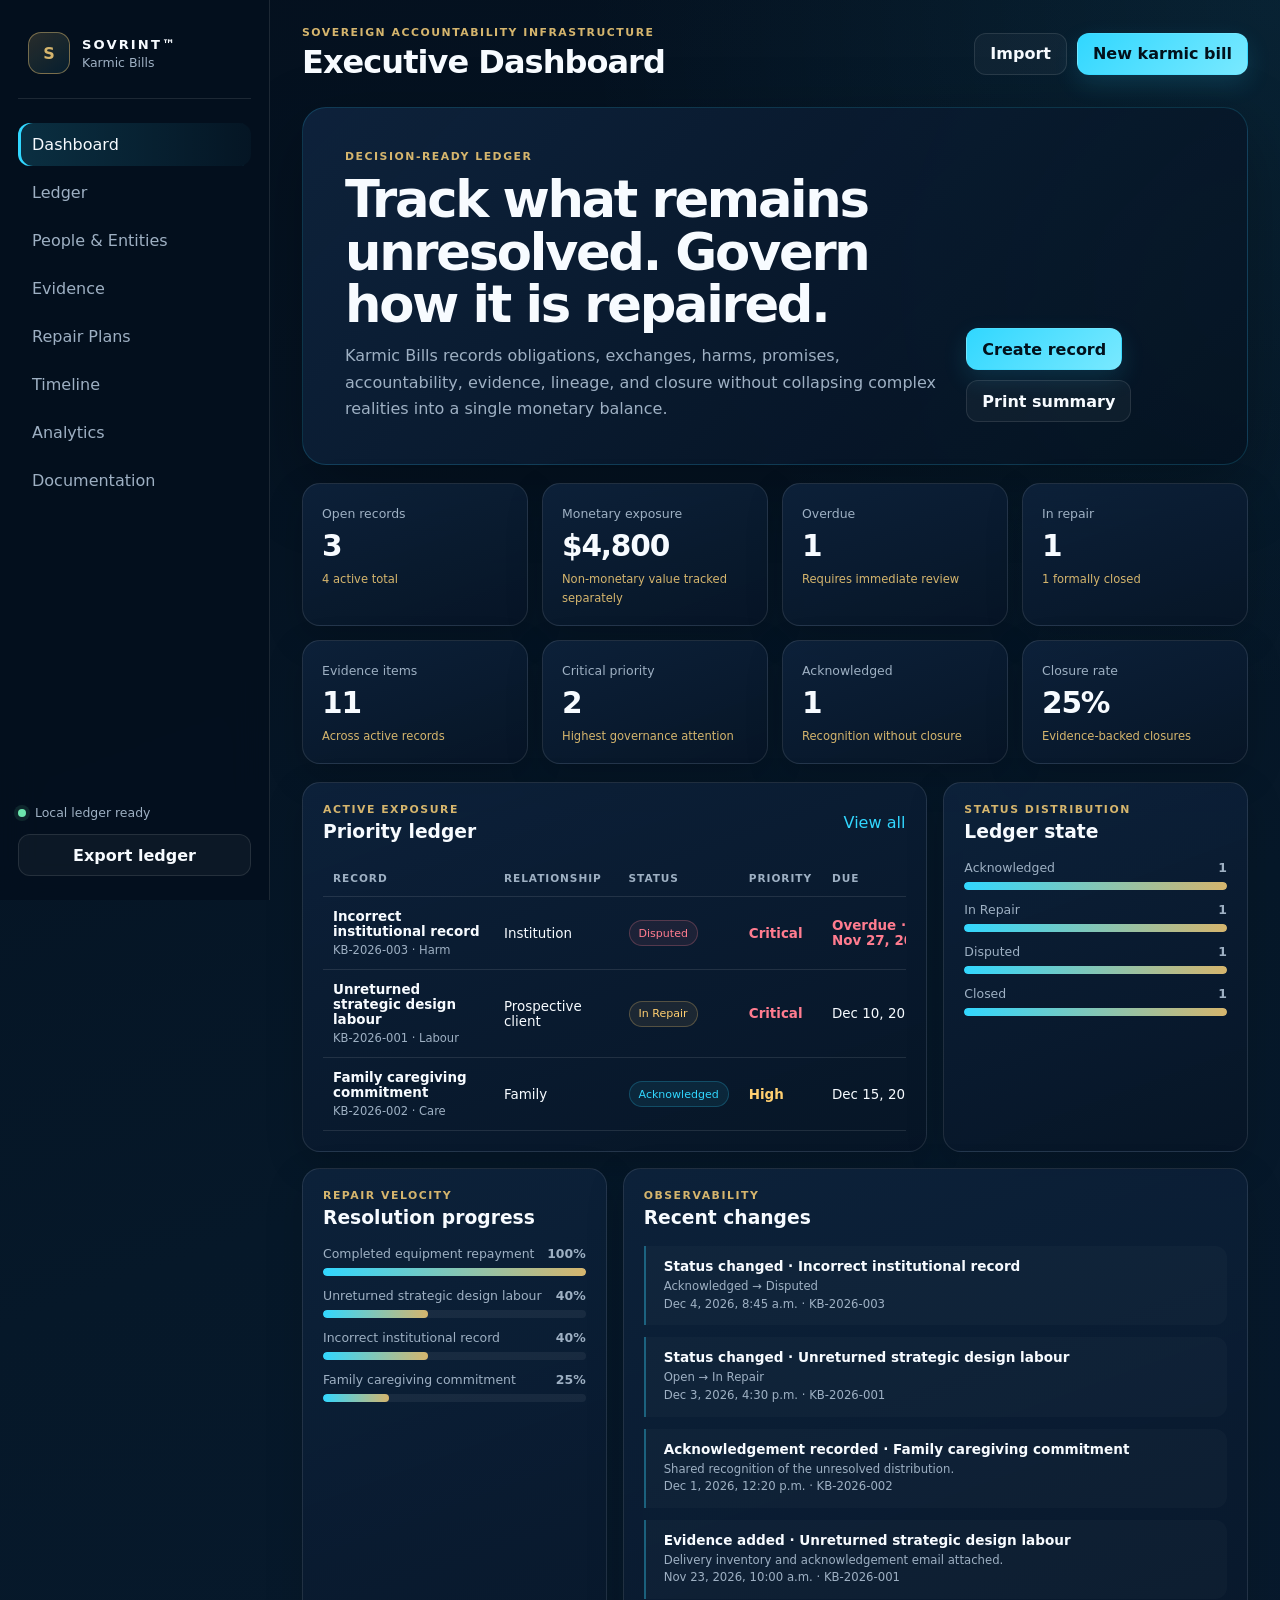
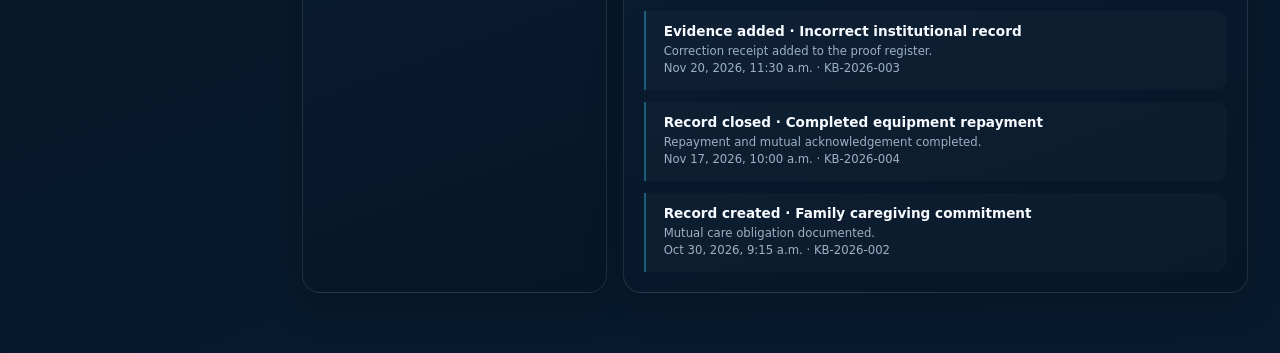
<file: apps/karmic-bills/index.html>
<!doctype html>
<html lang="en">
<head>
  <meta charset="utf-8" />
  <meta name="viewport" content="width=device-width, initial-scale=1" />
  <meta name="theme-color" content="#071526" />
  <meta name="description" content="SOVRINT Karmic Bills — an auditable ledger for obligations, repair, evidence, lineage, and closure." />
  <title>SOVRINT™ Karmic Bills</title>
  <link rel="stylesheet" href="./styles.css" />
</head>
<body>
  <div class="app-shell">
    <aside class="sidebar" id="sidebar">
      <div class="brand-block">
        <div class="brand-mark" aria-hidden="true">S</div>
        <div>
          <strong>SOVRINT™</strong>
          <span>Karmic Bills</span>
        </div>
      </div>

      <nav class="nav" aria-label="Karmic Bills sections">
        <button class="nav-link active" data-view="dashboard">Dashboard</button>
        <button class="nav-link" data-view="ledger">Ledger</button>
        <button class="nav-link" data-view="people">People & Entities</button>
        <button class="nav-link" data-view="evidence">Evidence</button>
        <button class="nav-link" data-view="repair">Repair Plans</button>
        <button class="nav-link" data-view="timeline">Timeline</button>
        <button class="nav-link" data-view="analytics">Analytics</button>
        <button class="nav-link" data-view="documentation">Documentation</button>
      </nav>

      <div class="sidebar-footer">
        <div class="freshness">
          <span class="status-dot"></span>
          <span id="freshnessText">Local ledger ready</span>
        </div>
        <button class="button secondary full" id="exportJsonButton">Export ledger</button>
      </div>
    </aside>

    <main class="main-content">
      <header class="topbar">
        <button class="icon-button mobile-only" id="menuButton" aria-label="Open navigation">☰</button>
        <div>
          <p class="eyebrow">Sovereign accountability infrastructure</p>
          <h1 id="viewTitle">Executive Dashboard</h1>
        </div>
        <div class="topbar-actions">
          <button class="button secondary" id="importButton">Import</button>
          <button class="button primary" id="newBillButton">New karmic bill</button>
          <input type="file" id="importFile" accept="application/json,.json" hidden />
        </div>
      </header>

      <section class="view active" id="dashboardView" data-view-panel="dashboard">
        <div class="hero-panel">
          <div>
            <p class="eyebrow">Decision-ready ledger</p>
            <h2>Track what remains unresolved. Govern how it is repaired.</h2>
            <p>Karmic Bills records obligations, exchanges, harms, promises, accountability, evidence, lineage, and closure without collapsing complex realities into a single monetary balance.</p>
          </div>
          <div class="hero-actions">
            <button class="button primary" id="heroNewBillButton">Create record</button>
            <button class="button secondary" id="printDashboardButton">Print summary</button>
          </div>
        </div>

        <div class="metric-grid" id="metricGrid"></div>

        <div class="dashboard-grid">
          <article class="panel span-2">
            <div class="panel-header">
              <div>
                <p class="eyebrow">Active exposure</p>
                <h3>Priority ledger</h3>
              </div>
              <button class="text-button" data-switch-view="ledger">View all</button>
            </div>
            <div class="table-wrap">
              <table>
                <thead><tr><th>Record</th><th>Relationship</th><th>Status</th><th>Priority</th><th>Due</th></tr></thead>
                <tbody id="priorityTableBody"></tbody>
              </table>
            </div>
          </article>

          <article class="panel">
            <div class="panel-header">
              <div>
                <p class="eyebrow">Status distribution</p>
                <h3>Ledger state</h3>
              </div>
            </div>
            <div id="statusDistribution" class="distribution-list"></div>
          </article>

          <article class="panel">
            <div class="panel-header">
              <div>
                <p class="eyebrow">Repair velocity</p>
                <h3>Resolution progress</h3>
              </div>
            </div>
            <div id="repairProgress" class="progress-stack"></div>
          </article>

          <article class="panel span-2">
            <div class="panel-header">
              <div>
                <p class="eyebrow">Observability</p>
                <h3>Recent changes</h3>
              </div>
            </div>
            <div id="recentChanges" class="timeline-list"></div>
          </article>
        </div>
      </section>

      <section class="view" id="ledgerView" data-view-panel="ledger">
        <div class="toolbar panel">
          <div class="search-field">
            <label for="searchInput">Search ledger</label>
            <input id="searchInput" type="search" placeholder="Title, person, tag, event, evidence…" />
          </div>
          <div class="filter-field">
            <label for="statusFilter">Status</label>
            <select id="statusFilter"></select>
          </div>
          <div class="filter-field">
            <label for="categoryFilter">Category</label>
            <select id="categoryFilter"></select>
          </div>
          <div class="filter-field">
            <label for="directionFilter">Direction</label>
            <select id="directionFilter"></select>
          </div>
          <div class="filter-field">
            <label for="sortFilter">Sort</label>
            <select id="sortFilter">
              <option value="updated-desc">Recently updated</option>
              <option value="priority-desc">Highest priority</option>
              <option value="due-asc">Due soonest</option>
              <option value="created-desc">Newest created</option>
              <option value="title-asc">Title A–Z</option>
            </select>
          </div>
          <button class="button secondary" id="saveViewButton">Save view</button>
        </div>

        <div class="saved-views" id="savedViews"></div>

        <div class="panel">
          <div class="panel-header">
            <div>
              <p class="eyebrow">Canonical records</p>
              <h3>Ledger</h3>
            </div>
            <div class="inline-actions">
              <button class="button secondary" id="exportCsvButton">Export CSV</button>
              <button class="button secondary" id="showArchivedButton">Show archived</button>
            </div>
          </div>
          <div id="ledgerCards" class="ledger-cards"></div>
          <div id="ledgerEmpty" class="empty-state" hidden>
            <h3>No records match this view</h3>
            <p>Adjust the filters or create a new karmic bill.</p>
          </div>
        </div>
      </section>

      <section class="view" id="peopleView" data-view-panel="people"><div class="panel"><div class="panel-header"><div><p class="eyebrow">Relational topology</p><h3>People & Entities</h3></div></div><div id="peopleGrid" class="entity-grid"></div></div></section>
      <section class="view" id="evidenceView" data-view-panel="evidence"><div class="panel"><div class="panel-header"><div><p class="eyebrow">Proof and provenance</p><h3>Evidence register</h3></div></div><div id="evidenceList" class="evidence-list"></div></div></section>
      <section class="view" id="repairView" data-view-panel="repair"><div class="panel"><div class="panel-header"><div><p class="eyebrow">Accountability in motion</p><h3>Repair plans</h3></div></div><div id="repairList" class="repair-list"></div></div></section>
      <section class="view" id="timelineView" data-view-panel="timeline"><div class="panel"><div class="panel-header"><div><p class="eyebrow">Immutable change memory</p><h3>Audit timeline</h3></div></div><div id="fullTimeline" class="timeline-list"></div></div></section>
      <section class="view" id="analyticsView" data-view-panel="analytics"><div class="analytics-grid" id="analyticsGrid"></div></section>
      <section class="view" id="documentationView" data-view-panel="documentation">
        <div class="documentation-grid">
          <article class="panel"><p class="eyebrow">Purpose</p><h3>What a karmic bill is</h3><p>A governed record of an unresolved action, obligation, exchange, harm, promise, responsibility, or repair process. It can hold monetary and non-monetary value simultaneously.</p></article>
          <article class="panel"><p class="eyebrow">Operating rule</p><h3>Closure requires evidence</h3><p>A record is not closed because attention moved elsewhere. Closure requires explicit criteria, a closure statement, a date, and supporting evidence or acknowledgement.</p></article>
          <article class="panel"><p class="eyebrow">Status model</p><h3>Lifecycle</h3><p>Draft → Open → Acknowledged → In Repair → Fulfilled → Closed. Disputed and Archived remain governed alternate states, not deletion pathways.</p></article>
          <article class="panel"><p class="eyebrow">Data custody</p><h3>Local-first persistence</h3><p>This release stores records in the browser for immediate portability. Export regularly. A server-backed adapter can replace local storage when integrated into the Sovereign Systems Hub.</p></article>
        </div>
      </section>
    </main>
  </div>

  <dialog id="billDialog" class="dialog">
    <form id="billForm" method="dialog">
      <div class="dialog-header">
        <div><p class="eyebrow">Governed record</p><h2 id="dialogTitle">New karmic bill</h2></div>
        <button type="button" class="icon-button" id="closeDialogButton" aria-label="Close">×</button>
      </div>
      <input type="hidden" id="billId" />
      <div class="form-grid">
        <label class="span-2">Title<input id="title" required maxlength="140" /></label>
        <label>Category<select id="category" required></select></label>
        <label>Status<select id="status" required></select></label>
        <label>Direction<select id="direction" required></select></label>
        <label>Priority<select id="priority" required><option>Low</option><option>Medium</option><option>High</option><option>Critical</option></select></label>
        <label class="span-2">Description<textarea id="description" rows="4" required></textarea></label>
        <label>People or entities<input id="parties" placeholder="Comma-separated" /></label>
        <label>Relationship<input id="relationship" placeholder="Family, client, institution…" /></label>
        <label>Originating event<input id="originEvent" /></label>
        <label>Event date<input id="eventDate" type="date" /></label>
        <label>Due date<input id="dueDate" type="date" /></label>
        <label>Accountability owner<input id="owner" /></label>
        <label>Monetary value<input id="monetaryValue" type="number" min="0" step="0.01" /></label>
        <label>Currency<input id="currency" value="CAD" maxlength="3" /></label>
        <label class="span-2">Non-monetary value<textarea id="nonMonetaryValue" rows="2" placeholder="Time, safety, trust, labour, opportunity, care…"></textarea></label>
        <label>Impact<select id="impact"><option>Low</option><option>Moderate</option><option>High</option><option>Severe</option></select></label>
        <label>Urgency<select id="urgency"><option>Low</option><option>Moderate</option><option>High</option><option>Immediate</option></select></label>
        <label class="span-2">Tags<input id="tags" placeholder="Comma-separated" /></label>
        <label class="span-2">Lineage or source<textarea id="lineage" rows="2"></textarea></label>
        <label class="span-2">Evidence links<textarea id="evidence" rows="3" placeholder="One item per line"></textarea></label>
        <label class="span-2">Repair plan<textarea id="repairPlan" rows="3"></textarea></label>
        <label class="span-2">Repair actions and milestones<textarea id="repairActions" rows="3" placeholder="One action or milestone per line"></textarea></label>
        <label class="span-2">Acknowledgements<textarea id="acknowledgements" rows="2"></textarea></label>
        <label class="span-2">Closure criteria<textarea id="closureCriteria" rows="2"></textarea></label>
        <label class="span-2">Closure statement<textarea id="closureStatement" rows="2"></textarea></label>
        <label>Closure date<input id="closureDate" type="date" /></label>
        <label>Linked record IDs<input id="linkedRecords" placeholder="Comma-separated" /></label>
        <label class="span-2">Notes<textarea id="notes" rows="3"></textarea></label>
      </div>
      <div class="dialog-actions">
        <button type="button" class="button secondary" id="cancelButton">Cancel</button>
        <button type="submit" class="button primary">Save record</button>
      </div>
    </form>
  </dialog>

  <dialog id="detailDialog" class="dialog detail-dialog">
    <div class="dialog-header">
      <div><p class="eyebrow">Record detail</p><h2 id="detailTitle"></h2></div>
      <button type="button" class="icon-button" id="closeDetailButton" aria-label="Close">×</button>
    </div>
    <div id="detailContent"></div>
    <div class="dialog-actions" id="detailActions"></div>
  </dialog>

  <div class="toast" id="toast" role="status" aria-live="polite"></div>
  <script src="./app.js"></script>
</body>
</html>
</file>
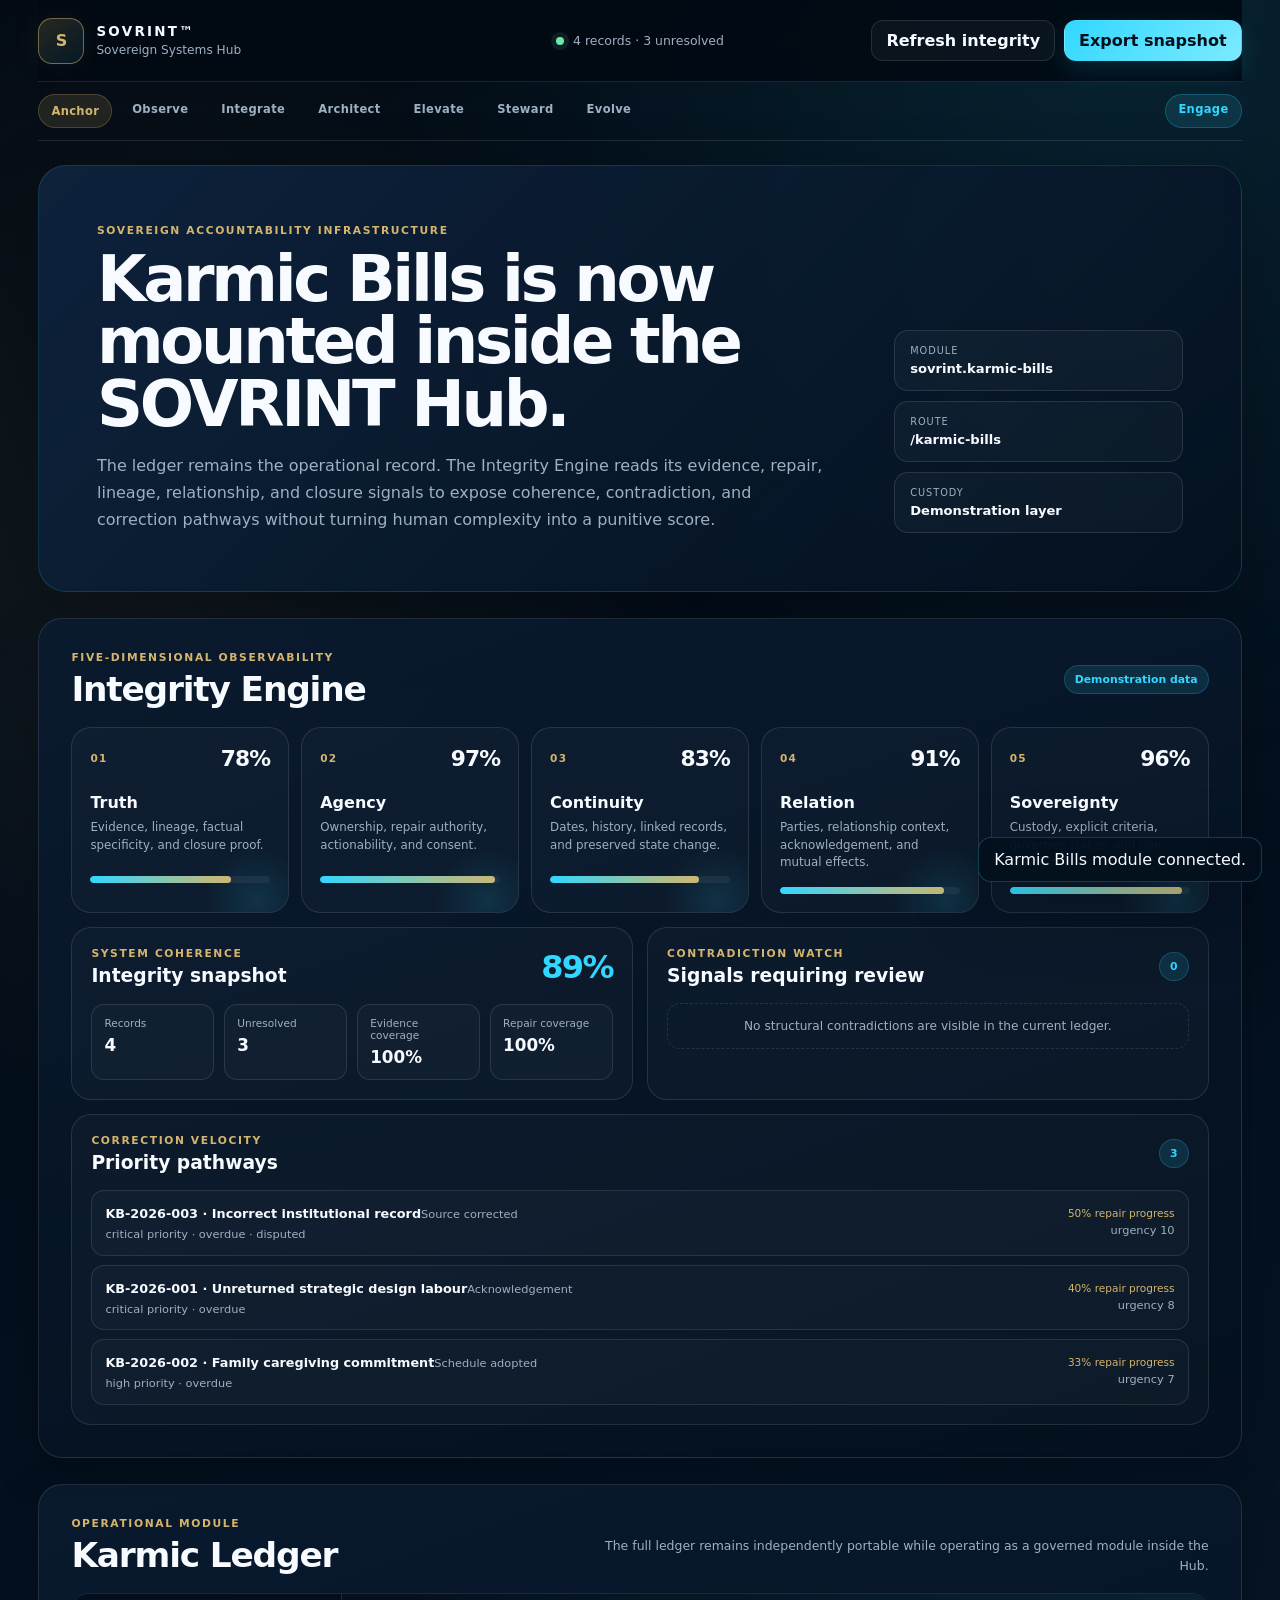
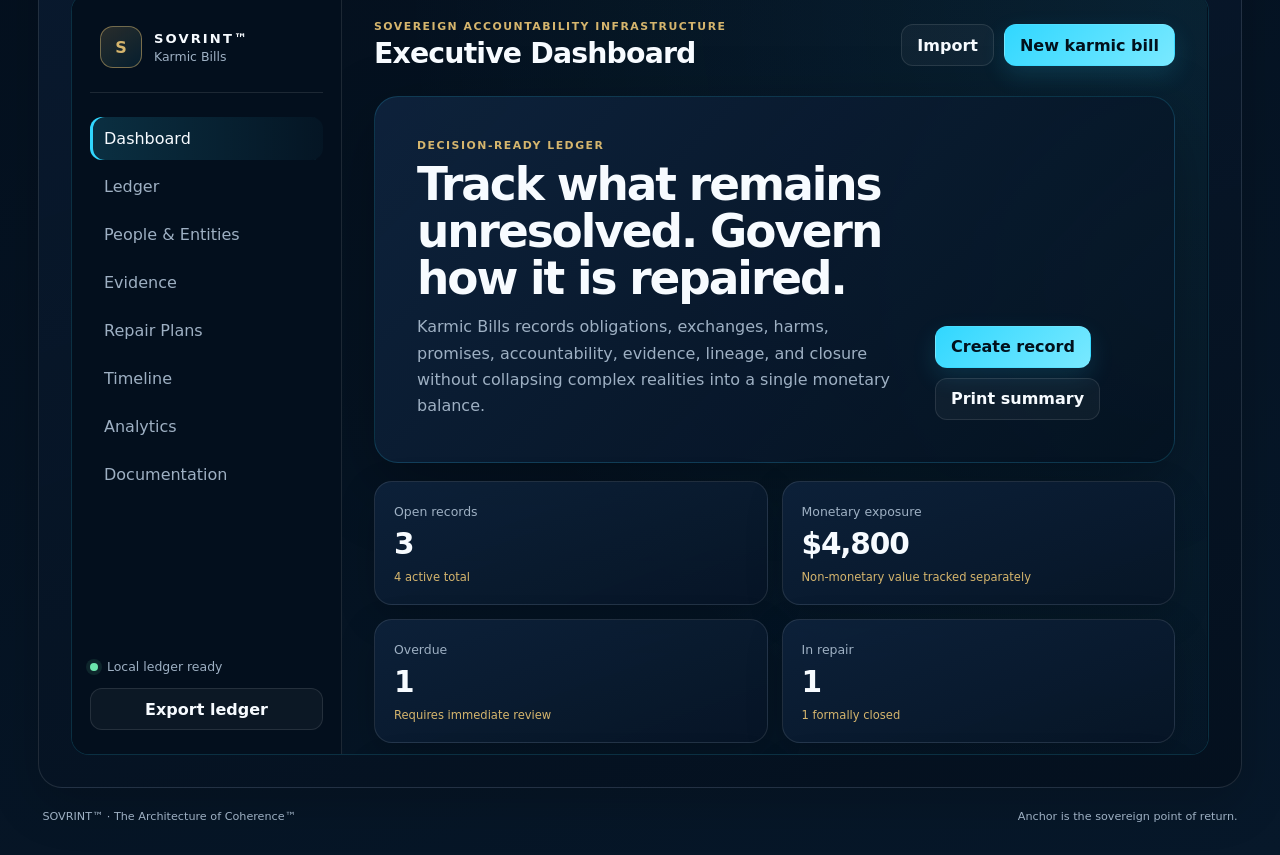
<file: apps/karmic-bills/hub.html>
<!doctype html>
<html lang="en">
<head>
  <meta charset="utf-8" />
  <meta name="viewport" content="width=device-width, initial-scale=1" />
  <meta name="theme-color" content="#04101e" />
  <meta name="description" content="SOVRINT Sovereign Systems Hub integration for Karmic Bills and the Integrity Engine." />
  <title>SOVRINT™ Hub · Karmic Bills</title>
  <link rel="stylesheet" href="./hub.css" />
  <script defer src="./hub.js"></script>
</head>
<body>
  <div class="hub-shell">
    <header class="hub-header">
      <div class="brand-lockup" aria-label="SOVRINT Sovereign Systems Hub">
        <div class="brand-mark" aria-hidden="true">S</div>
        <div>
          <p class="brand-name">SOVRINT™</p>
          <p class="brand-subtitle">Sovereign Systems Hub</p>
        </div>
      </div>

      <div class="header-status" aria-live="polite">
        <span class="status-dot" aria-hidden="true"></span>
        <span id="hubStatus">Initializing sovereign module</span>
      </div>

      <div class="header-actions">
        <button class="button secondary" id="refreshButton" type="button">Refresh integrity</button>
        <button class="button primary" id="exportIntegrityButton" type="button">Export snapshot</button>
      </div>
    </header>

    <nav class="pathway-nav" aria-label="SOVRINT pathways">
      <button class="pathway anchor active" type="button" data-anchor>Anchor</button>
      <a class="pathway" href="/pathways#observe">Observe</a>
      <a class="pathway" href="/pathways#integrate">Integrate</a>
      <a class="pathway" href="/pathways#architect">Architect</a>
      <a class="pathway" href="/pathways#elevate">Elevate</a>
      <a class="pathway" href="/pathways#steward">Steward</a>
      <a class="pathway" href="/pathways#evolve">Evolve</a>
      <a class="pathway engage" href="/engage">Engage</a>
    </nav>

    <main>
      <section class="hero" id="anchor">
        <div>
          <p class="eyebrow">Sovereign accountability infrastructure</p>
          <h1>Karmic Bills is now mounted inside the SOVRINT Hub.</h1>
          <p class="hero-copy">The ledger remains the operational record. The Integrity Engine reads its evidence, repair, lineage, relationship, and closure signals to expose coherence, contradiction, and correction pathways without turning human complexity into a punitive score.</p>
        </div>
        <div class="hero-meta">
          <div><span>Module</span><strong>sovrint.karmic-bills</strong></div>
          <div><span>Route</span><strong>/karmic-bills</strong></div>
          <div><span>Custody</span><strong id="custodyValue">Local-first</strong></div>
        </div>
      </section>

      <section class="integrity-section" aria-labelledby="integrityHeading">
        <div class="section-heading">
          <div>
            <p class="eyebrow">Five-dimensional observability</p>
            <h2 id="integrityHeading">Integrity Engine</h2>
          </div>
          <div class="mode-pill" id="dataMode">Awaiting ledger</div>
        </div>

        <div class="integrity-grid" id="integrityGrid"></div>

        <div class="observatory-grid">
          <article class="panel summary-panel">
            <div class="panel-heading">
              <div>
                <p class="eyebrow">System coherence</p>
                <h3>Integrity snapshot</h3>
              </div>
              <strong class="coherence-score" id="coherenceScore">0%</strong>
            </div>
            <div class="summary-metrics" id="summaryMetrics"></div>
          </article>

          <article class="panel">
            <div class="panel-heading">
              <div>
                <p class="eyebrow">Contradiction watch</p>
                <h3>Signals requiring review</h3>
              </div>
              <span class="count-badge" id="contradictionCount">0</span>
            </div>
            <div class="signal-list" id="contradictionList"></div>
          </article>

          <article class="panel span-two">
            <div class="panel-heading">
              <div>
                <p class="eyebrow">Correction velocity</p>
                <h3>Priority pathways</h3>
              </div>
              <span class="count-badge" id="pathwayCount">0</span>
            </div>
            <div class="correction-list" id="correctionList"></div>
          </article>
        </div>
      </section>

      <section class="ledger-section" aria-labelledby="ledgerHeading">
        <div class="section-heading ledger-heading">
          <div>
            <p class="eyebrow">Operational module</p>
            <h2 id="ledgerHeading">Karmic Ledger</h2>
          </div>
          <p>The full ledger remains independently portable while operating as a governed module inside the Hub.</p>
        </div>
        <div class="ledger-frame-wrap">
          <iframe id="ledgerFrame" title="SOVRINT Karmic Bills ledger" src="./index.html" loading="eager"></iframe>
        </div>
      </section>
    </main>

    <footer class="hub-footer">
      <span>SOVRINT™ · The Architecture of Coherence™</span>
      <span>Anchor is the sovereign point of return.</span>
    </footer>
  </div>

  <div class="toast" id="toast" role="status" aria-live="polite"></div>
</body>
</html>
</file>
<file: apps/karmic-bills/styles.css>
:root {
  --navy-950: #04101e;
  --navy-900: #071526;
  --navy-850: #0a1b30;
  --navy-800: #0e233d;
  --navy-700: #163654;
  --cyan: #31d7ff;
  --cyan-soft: rgba(49, 215, 255, 0.12);
  --gold: #d5b56d;
  --gold-soft: rgba(213, 181, 109, 0.12);
  --white: #f7fbff;
  --muted: #9eb0c3;
  --line: rgba(255, 255, 255, 0.1);
  --danger: #ff7c8f;
  --warning: #ffcf70;
  --success: #6ce6ad;
  --shadow: 0 24px 70px rgba(0, 0, 0, 0.28);
  --radius: 18px;
  --sidebar-width: 270px;
  font-family: Inter, ui-sans-serif, system-ui, -apple-system, BlinkMacSystemFont, "Segoe UI", sans-serif;
  color-scheme: dark;
}

* { box-sizing: border-box; }
html { min-height: 100%; background: var(--navy-950); }
body { margin: 0; min-height: 100vh; color: var(--white); background: radial-gradient(circle at top right, rgba(49, 215, 255, 0.08), transparent 30%), linear-gradient(160deg, var(--navy-950), #061829 55%, #081a2e); }
button, input, select, textarea { font: inherit; }
button { cursor: pointer; }
button:focus-visible, input:focus-visible, select:focus-visible, textarea:focus-visible { outline: 2px solid var(--cyan); outline-offset: 2px; }

.app-shell { min-height: 100vh; display: grid; grid-template-columns: var(--sidebar-width) minmax(0, 1fr); }
.sidebar { position: sticky; top: 0; height: 100vh; padding: 24px 18px; display: flex; flex-direction: column; border-right: 1px solid var(--line); background: rgba(4, 16, 30, 0.92); backdrop-filter: blur(18px); z-index: 20; }
.brand-block { display: flex; align-items: center; gap: 12px; padding: 8px 10px 24px; border-bottom: 1px solid var(--line); }
.brand-mark { width: 42px; height: 42px; display: grid; place-items: center; border: 1px solid rgba(213, 181, 109, 0.5); border-radius: 13px; background: linear-gradient(145deg, rgba(213, 181, 109, 0.18), rgba(49, 215, 255, 0.08)); color: var(--gold); font-weight: 800; }
.brand-block strong, .brand-block span { display: block; }
.brand-block strong { letter-spacing: 0.16em; font-size: 0.82rem; }
.brand-block span { margin-top: 3px; color: var(--muted); font-size: 0.78rem; }
.nav { display: grid; gap: 5px; margin-top: 24px; }
.nav-link { border: 0; border-radius: 12px; padding: 12px 14px; text-align: left; color: var(--muted); background: transparent; transition: 160ms ease; }
.nav-link:hover { color: var(--white); background: rgba(255,255,255,0.05); }
.nav-link.active { color: var(--white); background: linear-gradient(90deg, rgba(49, 215, 255, 0.16), rgba(49, 215, 255, 0.03)); box-shadow: inset 3px 0 var(--cyan); }
.sidebar-footer { margin-top: auto; display: grid; gap: 14px; }
.freshness { display: flex; gap: 9px; align-items: center; color: var(--muted); font-size: 0.78rem; }
.status-dot { width: 8px; height: 8px; border-radius: 999px; background: var(--success); box-shadow: 0 0 0 4px rgba(108, 230, 173, 0.1); }

.main-content { min-width: 0; padding: 26px 32px 60px; }
.topbar { display: flex; align-items: center; justify-content: space-between; gap: 20px; margin-bottom: 26px; }
.topbar h1 { margin: 4px 0 0; font-size: clamp(1.55rem, 2.5vw, 2.35rem); letter-spacing: -0.03em; }
.topbar-actions, .inline-actions, .hero-actions { display: flex; align-items: center; gap: 10px; flex-wrap: wrap; }
.eyebrow { margin: 0; color: var(--gold); text-transform: uppercase; letter-spacing: 0.14em; font-size: 0.68rem; font-weight: 750; }
.button, .icon-button, .text-button { border: 1px solid transparent; border-radius: 12px; color: var(--white); transition: 160ms ease; }
.button { min-height: 42px; padding: 10px 15px; font-weight: 700; }
.button.primary { color: #02111c; background: linear-gradient(135deg, var(--cyan), #79e9ff); box-shadow: 0 9px 25px rgba(49, 215, 255, 0.14); }
.button.primary:hover { transform: translateY(-1px); box-shadow: 0 12px 30px rgba(49, 215, 255, 0.24); }
.button.secondary { border-color: var(--line); background: rgba(255,255,255,0.04); }
.button.secondary:hover { border-color: rgba(49, 215, 255, 0.35); background: rgba(49,215,255,0.07); }
.button.danger { color: #ffd8de; border-color: rgba(255,124,143,0.25); background: rgba(255,124,143,0.08); }
.button.full { width: 100%; }
.icon-button { width: 42px; height: 42px; display: grid; place-items: center; border-color: var(--line); background: rgba(255,255,255,0.04); font-size: 1.2rem; }
.text-button { padding: 7px 0; color: var(--cyan); background: transparent; }
.mobile-only { display: none; }

.view { display: none; }
.view.active { display: block; animation: viewIn 180ms ease; }
@keyframes viewIn { from { opacity: 0; transform: translateY(4px); } to { opacity: 1; transform: none; } }
.hero-panel { display: flex; justify-content: space-between; gap: 30px; align-items: end; padding: clamp(24px, 4vw, 42px); border: 1px solid rgba(49,215,255,0.17); border-radius: 24px; background: linear-gradient(135deg, rgba(14,35,61,0.95), rgba(4,16,30,0.9)), radial-gradient(circle at right, rgba(49,215,255,0.18), transparent 42%); box-shadow: var(--shadow); overflow: hidden; }
.hero-panel h2 { max-width: 820px; margin: 10px 0 12px; font-size: clamp(1.8rem, 4vw, 3.5rem); line-height: 1.03; letter-spacing: -0.045em; }
.hero-panel p:not(.eyebrow) { max-width: 820px; margin: 0; color: var(--muted); line-height: 1.65; }
.metric-grid { display: grid; grid-template-columns: repeat(4, minmax(0, 1fr)); gap: 14px; margin: 18px 0; }
.metric-card, .panel { border: 1px solid var(--line); border-radius: var(--radius); background: linear-gradient(160deg, rgba(14,35,61,0.86), rgba(7,21,38,0.92)); box-shadow: 0 12px 38px rgba(0,0,0,0.16); }
.metric-card { padding: 19px; }
.metric-label { color: var(--muted); font-size: 0.78rem; }
.metric-value { display: block; margin: 7px 0 5px; font-size: 1.85rem; font-weight: 800; letter-spacing: -0.04em; }
.metric-detail { color: var(--gold); font-size: 0.72rem; }
.dashboard-grid { display: grid; grid-template-columns: repeat(3, minmax(0, 1fr)); gap: 16px; }
.panel { padding: 20px; min-width: 0; }
.span-2 { grid-column: span 2; }
.panel-header { display: flex; justify-content: space-between; gap: 16px; align-items: center; margin-bottom: 18px; }
.panel-header h3 { margin: 5px 0 0; font-size: 1.17rem; }
.table-wrap { overflow-x: auto; }
table { width: 100%; border-collapse: collapse; min-width: 620px; }
th, td { padding: 12px 10px; border-bottom: 1px solid var(--line); text-align: left; vertical-align: middle; }
th { color: var(--muted); text-transform: uppercase; letter-spacing: 0.09em; font-size: 0.66rem; }
td { font-size: 0.84rem; }
.row-title { color: var(--white); font-weight: 700; }
.row-subtitle { display: block; margin-top: 4px; color: var(--muted); font-size: 0.72rem; }
.badge { display: inline-flex; align-items: center; gap: 6px; min-height: 26px; padding: 4px 9px; border: 1px solid var(--line); border-radius: 999px; color: var(--muted); background: rgba(255,255,255,0.03); font-size: 0.69rem; white-space: nowrap; }
.badge.status-open, .badge.status-acknowledged { color: var(--cyan); border-color: rgba(49,215,255,0.22); background: rgba(49,215,255,0.08); }
.badge.status-in-repair { color: var(--warning); border-color: rgba(255,207,112,0.25); background: rgba(255,207,112,0.08); }
.badge.status-fulfilled, .badge.status-closed { color: var(--success); border-color: rgba(108,230,173,0.25); background: rgba(108,230,173,0.08); }
.badge.status-disputed { color: var(--danger); border-color: rgba(255,124,143,0.25); background: rgba(255,124,143,0.08); }
.priority-critical { color: var(--danger); font-weight: 800; }
.priority-high { color: var(--warning); font-weight: 750; }
.distribution-list, .progress-stack { display: grid; gap: 12px; }
.distribution-row, .progress-item { display: grid; gap: 7px; }
.distribution-head, .progress-head { display: flex; justify-content: space-between; gap: 10px; color: var(--muted); font-size: 0.78rem; }
.bar-track { height: 8px; overflow: hidden; border-radius: 999px; background: rgba(255,255,255,0.06); }
.bar-fill { height: 100%; border-radius: inherit; background: linear-gradient(90deg, var(--cyan), var(--gold)); }
.timeline-list { display: grid; gap: 12px; }
.timeline-item { position: relative; padding: 12px 14px 12px 18px; border-left: 2px solid rgba(49,215,255,0.35); background: rgba(255,255,255,0.025); border-radius: 0 12px 12px 0; }
.timeline-item strong { display: block; font-size: 0.85rem; }
.timeline-item span { display: block; margin-top: 4px; color: var(--muted); font-size: 0.73rem; line-height: 1.5; }

.toolbar { display: grid; grid-template-columns: minmax(220px, 1.6fr) repeat(4, minmax(130px, 0.7fr)) auto; align-items: end; gap: 12px; margin-bottom: 14px; }
.search-field, .filter-field, .form-grid label { display: grid; gap: 7px; color: var(--muted); font-size: 0.73rem; }
input, select, textarea { width: 100%; border: 1px solid var(--line); border-radius: 11px; padding: 11px 12px; color: var(--white); background: rgba(4,16,30,0.82); }
textarea { resize: vertical; min-height: 74px; }
.saved-views { display: flex; gap: 8px; flex-wrap: wrap; margin: 0 0 14px; }
.saved-view { display: inline-flex; align-items: center; gap: 8px; padding: 7px 10px; border: 1px solid var(--line); border-radius: 999px; color: var(--muted); background: rgba(255,255,255,0.03); font-size: 0.72rem; }
.saved-view button { border: 0; color: var(--danger); background: transparent; }
.ledger-cards { display: grid; gap: 12px; }
.ledger-card { display: grid; grid-template-columns: minmax(0, 1.6fr) repeat(4, minmax(95px, 0.55fr)) auto; gap: 14px; align-items: center; padding: 17px; border: 1px solid var(--line); border-radius: 15px; background: rgba(255,255,255,0.025); transition: 160ms ease; }
.ledger-card:hover { transform: translateY(-1px); border-color: rgba(49,215,255,0.25); background: rgba(49,215,255,0.035); }
.ledger-card h4 { margin: 0 0 6px; font-size: 0.94rem; }
.ledger-card p { margin: 0; color: var(--muted); font-size: 0.75rem; line-height: 1.5; }
.card-cell label { display: block; margin-bottom: 5px; color: var(--muted); text-transform: uppercase; letter-spacing: 0.08em; font-size: 0.61rem; }
.card-actions { display: flex; gap: 7px; }
.card-actions button { min-height: 34px; padding: 7px 10px; }
.empty-state { padding: 48px 20px; text-align: center; color: var(--muted); }
.empty-state h3 { color: var(--white); }
.entity-grid, .analytics-grid, .documentation-grid { display: grid; grid-template-columns: repeat(3, minmax(0, 1fr)); gap: 16px; }
.entity-card { padding: 18px; border: 1px solid var(--line); border-radius: 15px; background: rgba(255,255,255,0.025); }
.entity-card h4 { margin: 0 0 7px; }
.entity-card p { margin: 4px 0; color: var(--muted); font-size: 0.77rem; }
.evidence-list, .repair-list { display: grid; gap: 12px; }
.evidence-item, .repair-item { padding: 16px; border: 1px solid var(--line); border-radius: 14px; background: rgba(255,255,255,0.025); }
.evidence-item h4, .repair-item h4 { margin: 0 0 7px; }
.evidence-item p, .repair-item p { color: var(--muted); line-height: 1.55; }
.analytics-card { min-height: 190px; }
.analytics-card .big-number { display: block; margin: 18px 0 8px; font-size: 2.4rem; font-weight: 850; letter-spacing: -0.05em; }
.documentation-grid .panel p:not(.eyebrow) { color: var(--muted); line-height: 1.65; }

.dialog { width: min(900px, calc(100vw - 30px)); max-height: calc(100vh - 30px); overflow: auto; padding: 0; border: 1px solid rgba(49,215,255,0.2); border-radius: 22px; color: var(--white); background: linear-gradient(160deg, rgba(14,35,61,0.99), rgba(4,16,30,0.99)); box-shadow: 0 35px 100px rgba(0,0,0,0.6); }
.dialog::backdrop { background: rgba(0,5,12,0.78); backdrop-filter: blur(6px); }
.dialog form, .detail-dialog > div:not(.dialog-header):not(.dialog-actions) { padding: 0 24px; }
.dialog-header { position: sticky; top: 0; z-index: 2; display: flex; justify-content: space-between; align-items: center; gap: 15px; padding: 22px 24px 18px; border-bottom: 1px solid var(--line); background: rgba(7,21,38,0.96); backdrop-filter: blur(12px); }
.dialog-header h2 { margin: 5px 0 0; }
.form-grid { display: grid; grid-template-columns: repeat(2, minmax(0, 1fr)); gap: 15px; padding: 22px 0; }
.form-grid .span-2 { grid-column: span 2; }
.dialog-actions { position: sticky; bottom: 0; display: flex; justify-content: flex-end; gap: 10px; padding: 18px 24px; border-top: 1px solid var(--line); background: rgba(7,21,38,0.96); backdrop-filter: blur(12px); }
.detail-section { margin: 18px 0; padding: 16px; border: 1px solid var(--line); border-radius: 14px; background: rgba(255,255,255,0.025); }
.detail-section h3 { margin: 0 0 12px; font-size: 0.91rem; }
.detail-grid { display: grid; grid-template-columns: repeat(2, minmax(0,1fr)); gap: 12px; }
.detail-field label { display: block; margin-bottom: 4px; color: var(--muted); text-transform: uppercase; letter-spacing: 0.08em; font-size: 0.61rem; }
.detail-field p { margin: 0; line-height: 1.55; white-space: pre-wrap; overflow-wrap: anywhere; }
.toast { position: fixed; right: 22px; bottom: 22px; z-index: 100; max-width: min(380px, calc(100vw - 44px)); padding: 12px 15px; border: 1px solid rgba(49,215,255,0.25); border-radius: 12px; color: var(--white); background: rgba(7,21,38,0.96); box-shadow: var(--shadow); opacity: 0; transform: translateY(12px); pointer-events: none; transition: 180ms ease; }
.toast.show { opacity: 1; transform: none; }

@media (max-width: 1180px) {
  .metric-grid { grid-template-columns: repeat(2, minmax(0,1fr)); }
  .dashboard-grid { grid-template-columns: repeat(2, minmax(0,1fr)); }
  .toolbar { grid-template-columns: repeat(3, minmax(0,1fr)); }
  .search-field { grid-column: span 2; }
  .ledger-card { grid-template-columns: minmax(0,1.5fr) repeat(2, minmax(90px,0.6fr)) auto; }
  .ledger-card .optional-cell { display: none; }
  .entity-grid, .analytics-grid, .documentation-grid { grid-template-columns: repeat(2, minmax(0,1fr)); }
}

@media (max-width: 820px) {
  .app-shell { display: block; }
  .sidebar { position: fixed; inset: 0 auto 0 0; width: min(86vw, var(--sidebar-width)); transform: translateX(-103%); transition: 180ms ease; box-shadow: var(--shadow); }
  .sidebar.open { transform: none; }
  .main-content { padding: 18px 16px 48px; }
  .mobile-only { display: grid; }
  .topbar { align-items: flex-start; }
  .topbar-actions { justify-content: flex-end; }
  .topbar-actions .button.secondary { display: none; }
  .hero-panel { align-items: flex-start; flex-direction: column; }
  .dashboard-grid { grid-template-columns: 1fr; }
  .span-2 { grid-column: auto; }
  .toolbar { grid-template-columns: repeat(2, minmax(0,1fr)); }
  .search-field { grid-column: span 2; }
  .ledger-card { grid-template-columns: 1fr auto; }
  .ledger-card .card-cell:not(:first-child) { display: none; }
  .entity-grid, .analytics-grid, .documentation-grid { grid-template-columns: 1fr; }
}

@media (max-width: 560px) {
  .topbar { gap: 10px; }
  .topbar h1 { font-size: 1.35rem; }
  .topbar-actions .button { min-height: 39px; padding: 9px 11px; font-size: 0.76rem; }
  .hero-panel { padding: 23px 19px; }
  .hero-panel h2 { font-size: 2rem; }
  .metric-grid { grid-template-columns: 1fr 1fr; gap: 10px; }
  .metric-card { padding: 15px; }
  .metric-value { font-size: 1.45rem; }
  .toolbar { grid-template-columns: 1fr; }
  .search-field { grid-column: auto; }
  .form-grid { grid-template-columns: 1fr; }
  .form-grid .span-2 { grid-column: auto; }
  .detail-grid { grid-template-columns: 1fr; }
  .dialog-header, .dialog-actions { padding-left: 17px; padding-right: 17px; }
  .dialog form, .detail-dialog > div:not(.dialog-header):not(.dialog-actions) { padding-left: 17px; padding-right: 17px; }
}

@media print {
  body { color: #111; background: #fff; }
  .sidebar, .topbar-actions, .mobile-only, .button, .text-button, .toolbar, .saved-views, .card-actions { display: none !important; }
  .app-shell { display: block; }
  .main-content { padding: 0; }
  .panel, .metric-card, .hero-panel { color: #111; background: #fff; border: 1px solid #bbb; box-shadow: none; break-inside: avoid; }
  .eyebrow, .metric-detail { color: #62501d; }
  .hero-panel p:not(.eyebrow), .timeline-item span, .metric-label, .entity-card p { color: #444; }
}
</file>
<file: apps/karmic-bills/hub.css>
:root {
  --navy-980: #020a13;
  --navy-950: #04101e;
  --navy-900: #071526;
  --navy-850: #0a1b30;
  --navy-800: #0e233d;
  --navy-700: #173755;
  --cyan: #31d7ff;
  --cyan-soft: rgba(49, 215, 255, 0.12);
  --gold: #d5b56d;
  --gold-soft: rgba(213, 181, 109, 0.13);
  --white: #f7fbff;
  --muted: #9eb0c3;
  --line: rgba(255, 255, 255, 0.11);
  --danger: #ff8797;
  --warning: #ffd176;
  --success: #6ce6ad;
  --shadow: 0 24px 70px rgba(0, 0, 0, 0.28);
  --radius: 20px;
  color-scheme: dark;
  font-family: Inter, ui-sans-serif, system-ui, -apple-system, BlinkMacSystemFont, "Segoe UI", sans-serif;
}

* { box-sizing: border-box; }
html { min-height: 100%; scroll-behavior: smooth; background: var(--navy-980); }
body { margin: 0; min-height: 100vh; color: var(--white); background: radial-gradient(circle at 88% 0%, rgba(49, 215, 255, 0.11), transparent 28%), radial-gradient(circle at 10% 22%, rgba(213, 181, 109, 0.07), transparent 26%), linear-gradient(155deg, var(--navy-980), var(--navy-950) 48%, #07182a); }
button, a { font: inherit; }
button { cursor: pointer; }
a { color: inherit; text-decoration: none; }
button:focus-visible, a:focus-visible { outline: 2px solid var(--cyan); outline-offset: 3px; }

.hub-shell { width: min(1680px, 100%); margin: 0 auto; padding: 0 clamp(14px, 3vw, 42px) 32px; }
.hub-header { position: sticky; top: 0; z-index: 30; min-height: 82px; display: grid; grid-template-columns: minmax(220px, 1fr) auto minmax(220px, 1fr); align-items: center; gap: 18px; border-bottom: 1px solid var(--line); background: rgba(2, 10, 19, 0.88); backdrop-filter: blur(22px); }
.brand-lockup { display: flex; align-items: center; gap: 12px; }
.brand-mark { width: 46px; height: 46px; display: grid; place-items: center; border: 1px solid rgba(213, 181, 109, 0.5); border-radius: 14px; color: var(--gold); background: linear-gradient(145deg, rgba(213, 181, 109, 0.18), rgba(49, 215, 255, 0.08)); font-weight: 850; box-shadow: 0 0 30px rgba(213, 181, 109, 0.08); }
.brand-name, .brand-subtitle { margin: 0; }
.brand-name { letter-spacing: 0.17em; font-size: 0.84rem; font-weight: 850; }
.brand-subtitle { margin-top: 4px; color: var(--muted); font-size: 0.76rem; }
.header-status { justify-self: center; display: flex; align-items: center; gap: 9px; color: var(--muted); font-size: 0.78rem; }
.status-dot { width: 8px; height: 8px; border-radius: 999px; background: var(--success); box-shadow: 0 0 0 5px rgba(108, 230, 173, 0.1); }
.header-actions { justify-self: end; display: flex; gap: 9px; }
.button { min-height: 41px; padding: 9px 14px; border: 1px solid transparent; border-radius: 12px; color: var(--white); font-weight: 750; transition: 160ms ease; }
.button.primary { color: #02111c; background: linear-gradient(135deg, var(--cyan), #7ceaff); box-shadow: 0 9px 26px rgba(49, 215, 255, 0.14); }
.button.secondary { border-color: var(--line); background: rgba(255,255,255,0.04); }
.button:hover { transform: translateY(-1px); }

.pathway-nav { display: flex; align-items: center; gap: 7px; overflow-x: auto; scrollbar-width: none; padding: 12px 0; border-bottom: 1px solid var(--line); }
.pathway-nav::-webkit-scrollbar { display: none; }
.pathway { flex: 0 0 auto; min-height: 34px; padding: 7px 12px; border: 1px solid transparent; border-radius: 999px; color: var(--muted); background: transparent; font-size: 0.72rem; font-weight: 750; letter-spacing: 0.03em; transition: 160ms ease; }
.pathway:hover { color: var(--white); border-color: var(--line); background: rgba(255,255,255,0.035); }
.pathway.anchor { color: var(--gold); border-color: rgba(213, 181, 109, 0.24); background: var(--gold-soft); }
.pathway.engage { margin-left: auto; color: var(--cyan); border-color: rgba(49, 215, 255, 0.23); background: var(--cyan-soft); }

main { display: grid; gap: 26px; padding-top: 24px; }
.hero { display: grid; grid-template-columns: minmax(0, 1.65fr) minmax(280px, 0.65fr); gap: clamp(24px, 5vw, 72px); align-items: end; padding: clamp(25px, 4.5vw, 58px); border: 1px solid rgba(49, 215, 255, 0.17); border-radius: 28px; background: linear-gradient(135deg, rgba(14, 35, 61, 0.96), rgba(4, 16, 30, 0.92)), radial-gradient(circle at 90% 20%, rgba(49, 215, 255, 0.22), transparent 38%); box-shadow: var(--shadow); overflow: hidden; }
.eyebrow { margin: 0; color: var(--gold); text-transform: uppercase; letter-spacing: 0.15em; font-size: 0.67rem; font-weight: 800; }
.hero h1 { max-width: 980px; margin: 11px 0 16px; font-size: clamp(2rem, 5vw, 4.8rem); line-height: 0.98; letter-spacing: -0.052em; }
.hero-copy { max-width: 930px; margin: 0; color: var(--muted); line-height: 1.7; }
.hero-meta { display: grid; gap: 10px; }
.hero-meta div { padding: 14px 15px; border: 1px solid var(--line); border-radius: 14px; background: rgba(255,255,255,0.03); }
.hero-meta span, .hero-meta strong { display: block; }
.hero-meta span { color: var(--muted); text-transform: uppercase; letter-spacing: 0.1em; font-size: 0.61rem; }
.hero-meta strong { margin-top: 5px; font-size: 0.82rem; overflow-wrap: anywhere; }

.integrity-section, .ledger-section { padding: clamp(20px, 3vw, 32px); border: 1px solid var(--line); border-radius: 24px; background: linear-gradient(160deg, rgba(10, 27, 48, 0.9), rgba(4, 16, 30, 0.94)); box-shadow: 0 16px 50px rgba(0,0,0,0.18); }
.section-heading, .panel-heading { display: flex; align-items: center; justify-content: space-between; gap: 16px; }
.section-heading { margin-bottom: 18px; }
.section-heading h2, .panel-heading h3 { margin: 5px 0 0; }
.section-heading h2 { font-size: clamp(1.45rem, 3vw, 2.15rem); letter-spacing: -0.035em; }
.mode-pill, .count-badge { display: inline-flex; align-items: center; justify-content: center; min-height: 29px; padding: 5px 10px; border: 1px solid rgba(49, 215, 255, 0.2); border-radius: 999px; color: var(--cyan); background: var(--cyan-soft); font-size: 0.68rem; font-weight: 800; }

.integrity-grid { display: grid; grid-template-columns: repeat(5, minmax(0, 1fr)); gap: 12px; }
.integrity-card, .panel { border: 1px solid var(--line); border-radius: var(--radius); background: rgba(255,255,255,0.025); }
.integrity-card { position: relative; min-height: 170px; padding: 18px; overflow: hidden; }
.integrity-card::after { content: ""; position: absolute; inset: auto -28px -48px auto; width: 118px; height: 118px; border-radius: 50%; background: radial-gradient(circle, rgba(49, 215, 255, 0.12), transparent 65%); }
.integrity-card header { display: flex; align-items: center; justify-content: space-between; gap: 12px; }
.dimension-index { color: var(--gold); font-size: 0.66rem; font-weight: 850; letter-spacing: 0.12em; }
.dimension-score { font-size: 1.36rem; font-weight: 850; letter-spacing: -0.04em; }
.integrity-card h3 { margin: 22px 0 7px; font-size: 1rem; }
.integrity-card p { margin: 0; min-height: 42px; color: var(--muted); font-size: 0.74rem; line-height: 1.5; }
.score-track { height: 7px; margin-top: 15px; overflow: hidden; border-radius: 999px; background: rgba(255,255,255,0.06); }
.score-fill { height: 100%; border-radius: inherit; background: linear-gradient(90deg, var(--cyan), var(--gold)); }

.observatory-grid { display: grid; grid-template-columns: repeat(2, minmax(0, 1fr)); gap: 14px; margin-top: 14px; }
.panel { padding: 19px; min-width: 0; }
.span-two { grid-column: span 2; }
.coherence-score { color: var(--cyan); font-size: 2rem; letter-spacing: -0.05em; }
.summary-metrics { display: grid; grid-template-columns: repeat(4, minmax(0, 1fr)); gap: 10px; margin-top: 18px; }
.summary-metric { padding: 12px; border: 1px solid var(--line); border-radius: 13px; background: rgba(255,255,255,0.022); }
.summary-metric span, .summary-metric strong { display: block; }
.summary-metric span { color: var(--muted); font-size: 0.66rem; }
.summary-metric strong { margin-top: 6px; font-size: 1.05rem; }
.signal-list, .correction-list { display: grid; gap: 9px; margin-top: 17px; }
.signal-item, .correction-item { display: grid; gap: 5px; padding: 12px 13px; border: 1px solid var(--line); border-radius: 13px; background: rgba(255,255,255,0.024); }
.signal-item strong, .correction-item strong { font-size: 0.8rem; }
.signal-item span, .correction-item span { color: var(--muted); font-size: 0.71rem; line-height: 1.48; }
.signal-item.warning { border-color: rgba(255, 209, 118, 0.23); }
.signal-item.critical { border-color: rgba(255, 135, 151, 0.25); }
.correction-item { grid-template-columns: minmax(0, 1fr) auto; align-items: center; }
.correction-meta { text-align: right; }
.correction-meta em { display: block; color: var(--gold); font-style: normal; font-size: 0.66rem; }
.empty-message { margin: 0; padding: 15px; border: 1px dashed var(--line); border-radius: 13px; color: var(--muted); font-size: 0.76rem; text-align: center; }

.ledger-heading { align-items: end; }
.ledger-heading > p { max-width: 620px; margin: 0; color: var(--muted); font-size: 0.78rem; line-height: 1.55; text-align: right; }
.ledger-frame-wrap { overflow: hidden; border: 1px solid rgba(49,215,255,0.16); border-radius: 18px; background: var(--navy-950); box-shadow: inset 0 1px rgba(255,255,255,0.04); }
#ledgerFrame { display: block; width: 100%; height: max(760px, 78vh); border: 0; background: var(--navy-950); }
.hub-footer { display: flex; justify-content: space-between; gap: 18px; padding: 22px 4px 0; color: var(--muted); font-size: 0.7rem; }
.toast { position: fixed; right: 18px; bottom: 18px; z-index: 60; max-width: min(390px, calc(100vw - 36px)); padding: 12px 15px; border: 1px solid rgba(49,215,255,0.24); border-radius: 13px; color: var(--white); background: rgba(4,16,30,0.96); box-shadow: var(--shadow); opacity: 0; transform: translateY(10px); pointer-events: none; transition: 180ms ease; }
.toast.show { opacity: 1; transform: none; }

@media (max-width: 1120px) {
  .hub-header { grid-template-columns: 1fr auto; }
  .header-status { display: none; }
  .hero { grid-template-columns: 1fr; }
  .hero-meta { grid-template-columns: repeat(3, minmax(0, 1fr)); }
  .integrity-grid { grid-template-columns: repeat(3, minmax(0, 1fr)); }
  .summary-metrics { grid-template-columns: repeat(2, minmax(0, 1fr)); }
}

@media (max-width: 760px) {
  .hub-shell { padding-inline: 12px; }
  .hub-header { position: relative; min-height: 72px; grid-template-columns: 1fr; padding: 14px 0; }
  .header-actions { justify-self: stretch; }
  .header-actions .button { flex: 1; }
  .pathway.engage { margin-left: 0; }
  main { padding-top: 14px; gap: 14px; }
  .hero, .integrity-section, .ledger-section { border-radius: 19px; }
  .hero { padding: 24px 19px; }
  .hero h1 { font-size: clamp(2.05rem, 12vw, 3.25rem); }
  .hero-meta { grid-template-columns: 1fr; }
  .section-heading, .panel-heading, .ledger-heading { align-items: flex-start; }
  .integrity-grid { grid-template-columns: 1fr 1fr; }
  .integrity-card:last-child { grid-column: span 2; }
  .observatory-grid { grid-template-columns: 1fr; }
  .span-two { grid-column: auto; }
  .summary-metrics { grid-template-columns: 1fr 1fr; }
  .ledger-heading { display: grid; }
  .ledger-heading > p { text-align: left; }
  #ledgerFrame { height: 82vh; min-height: 680px; }
  .hub-footer { display: grid; }
}

@media (max-width: 430px) {
  .integrity-grid, .summary-metrics { grid-template-columns: 1fr; }
  .integrity-card:last-child { grid-column: auto; }
  .correction-item { grid-template-columns: 1fr; }
  .correction-meta { text-align: left; }
}

@media (prefers-reduced-motion: reduce) {
  html { scroll-behavior: auto; }
  *, *::before, *::after { animation-duration: 0.01ms !important; transition-duration: 0.01ms !important; }
}
</file>
